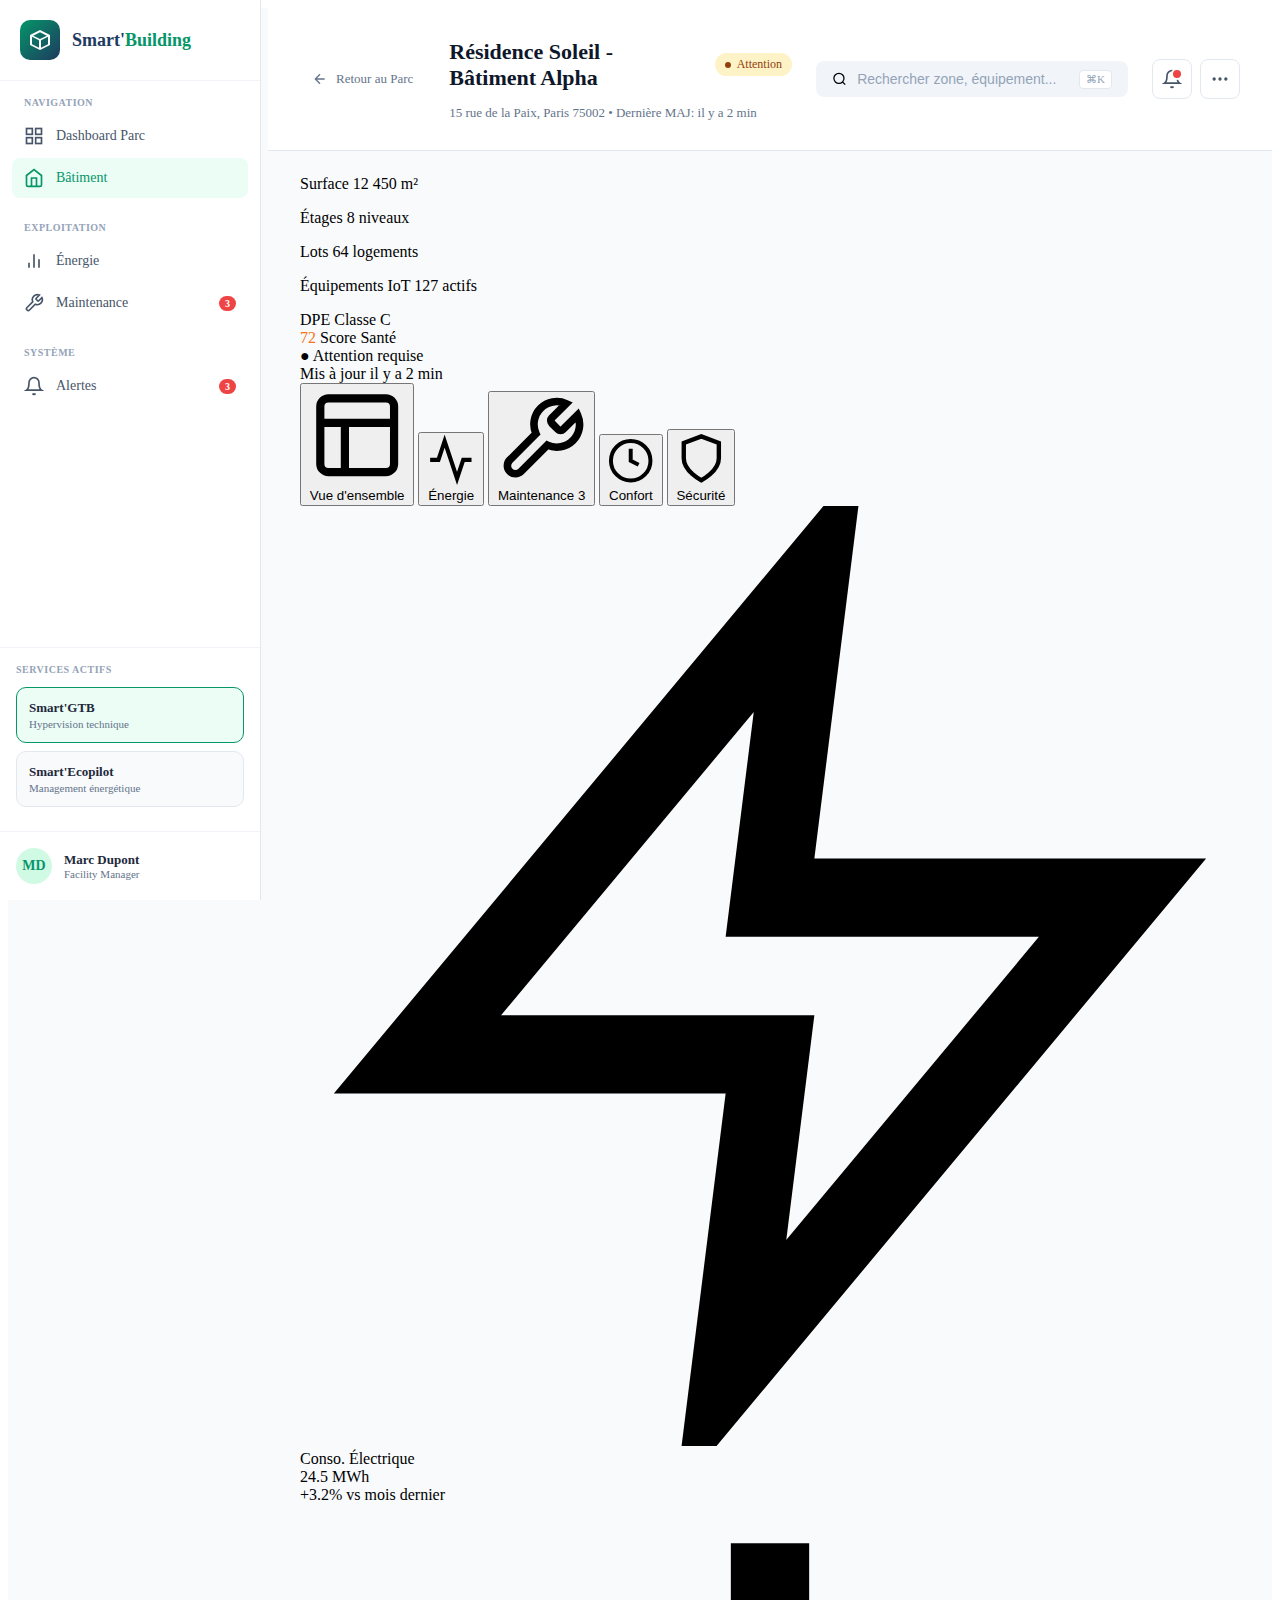
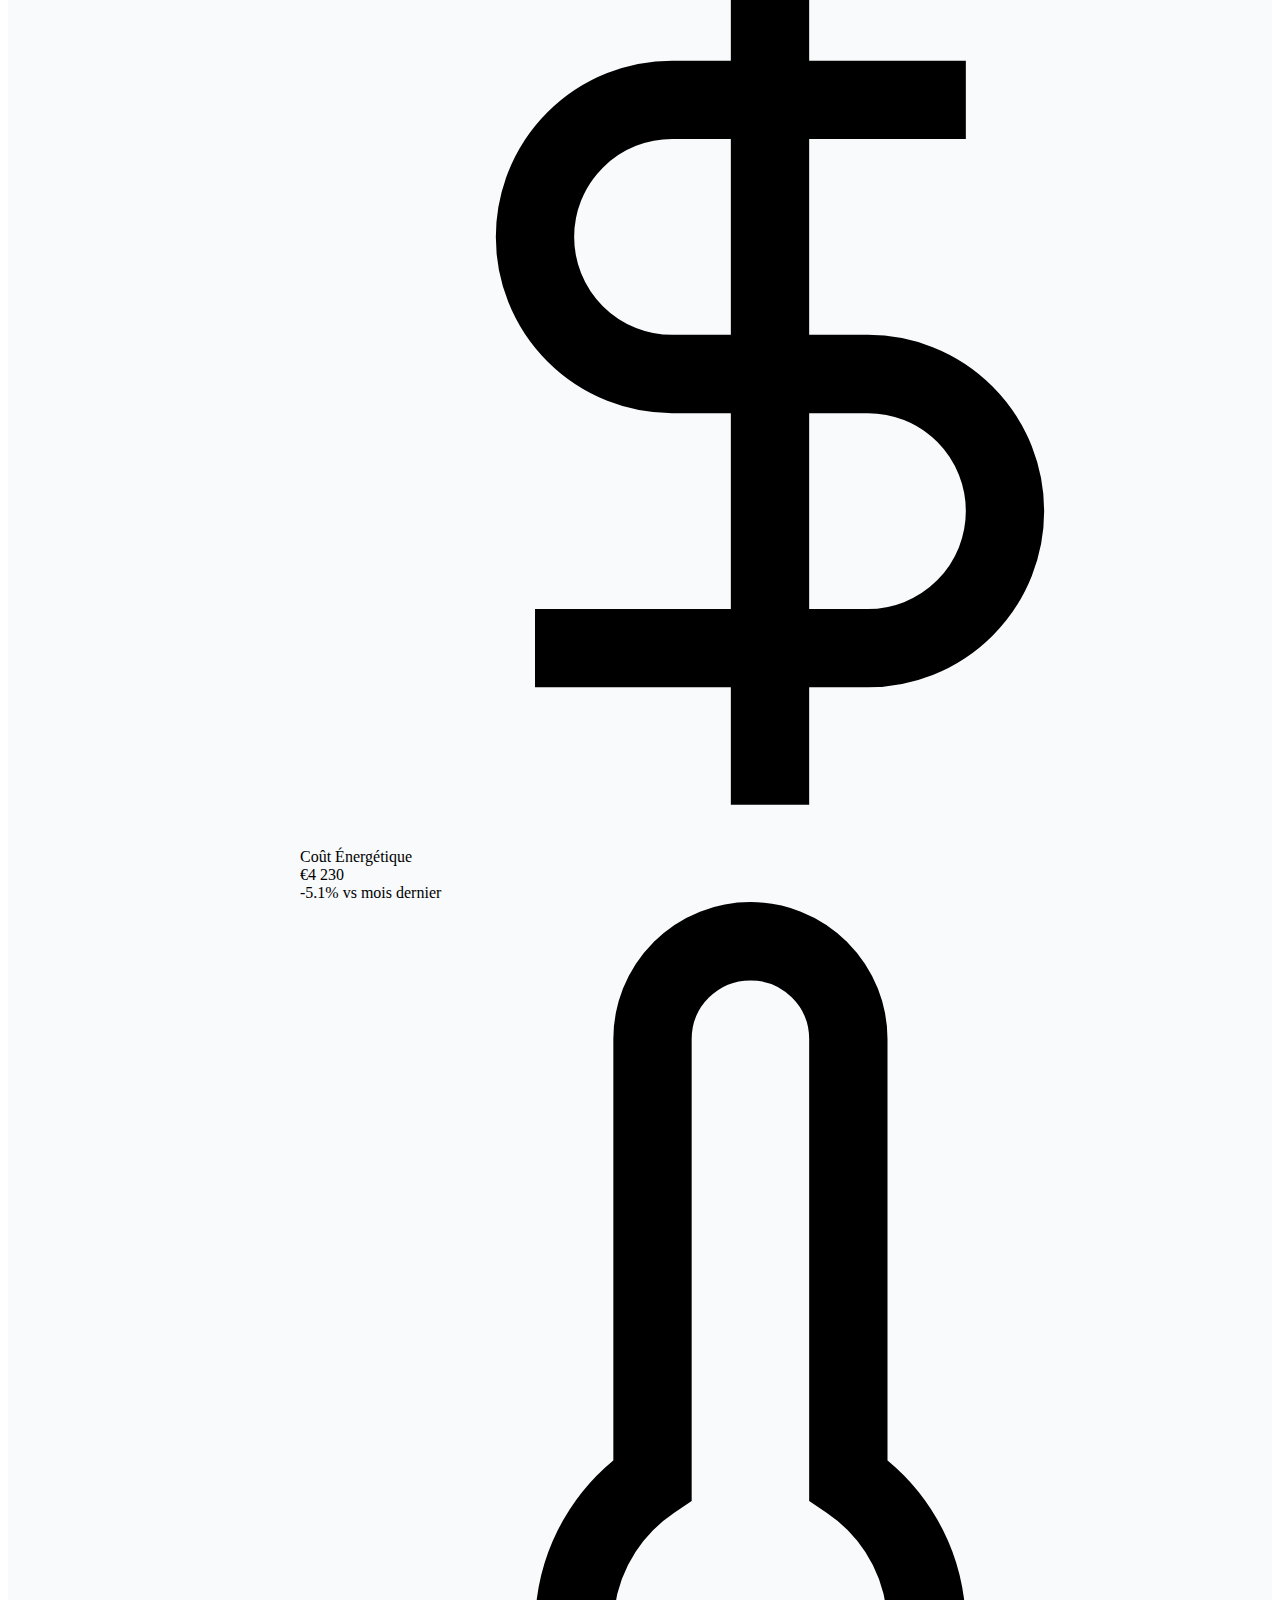
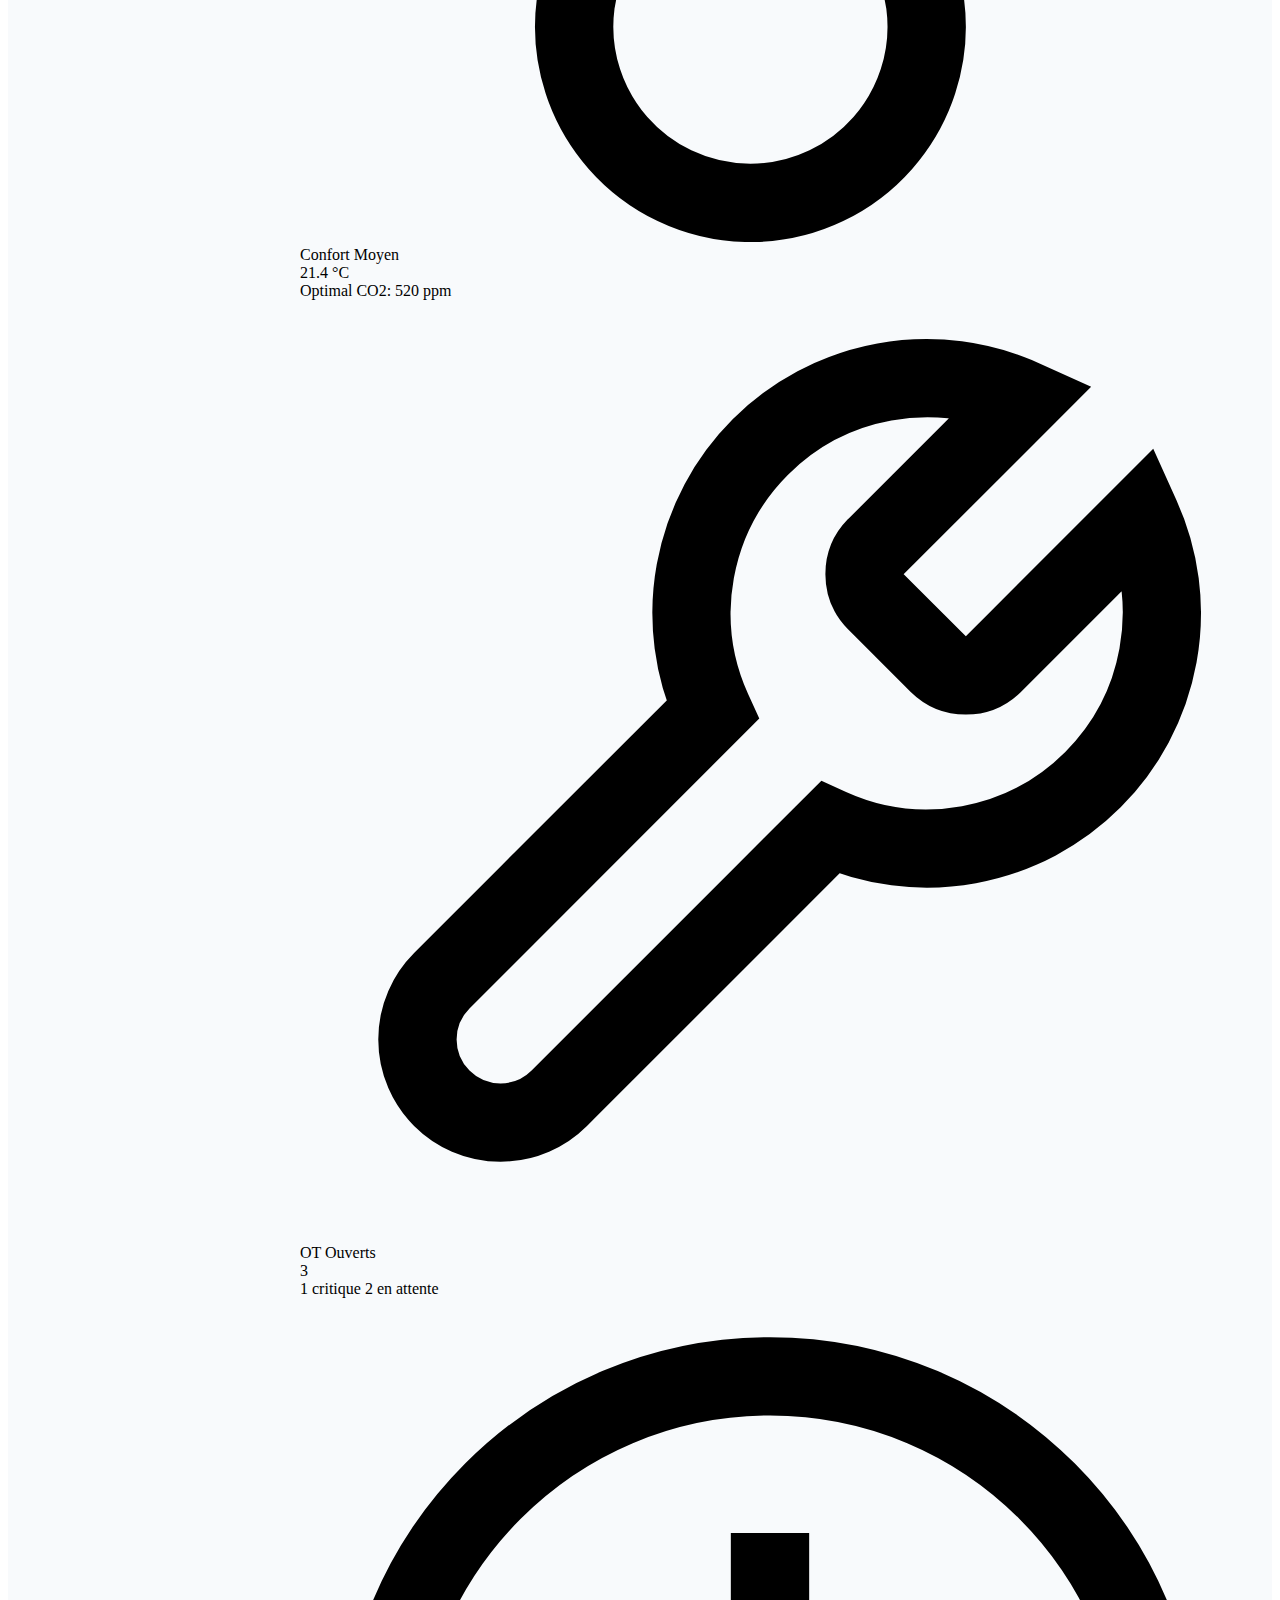
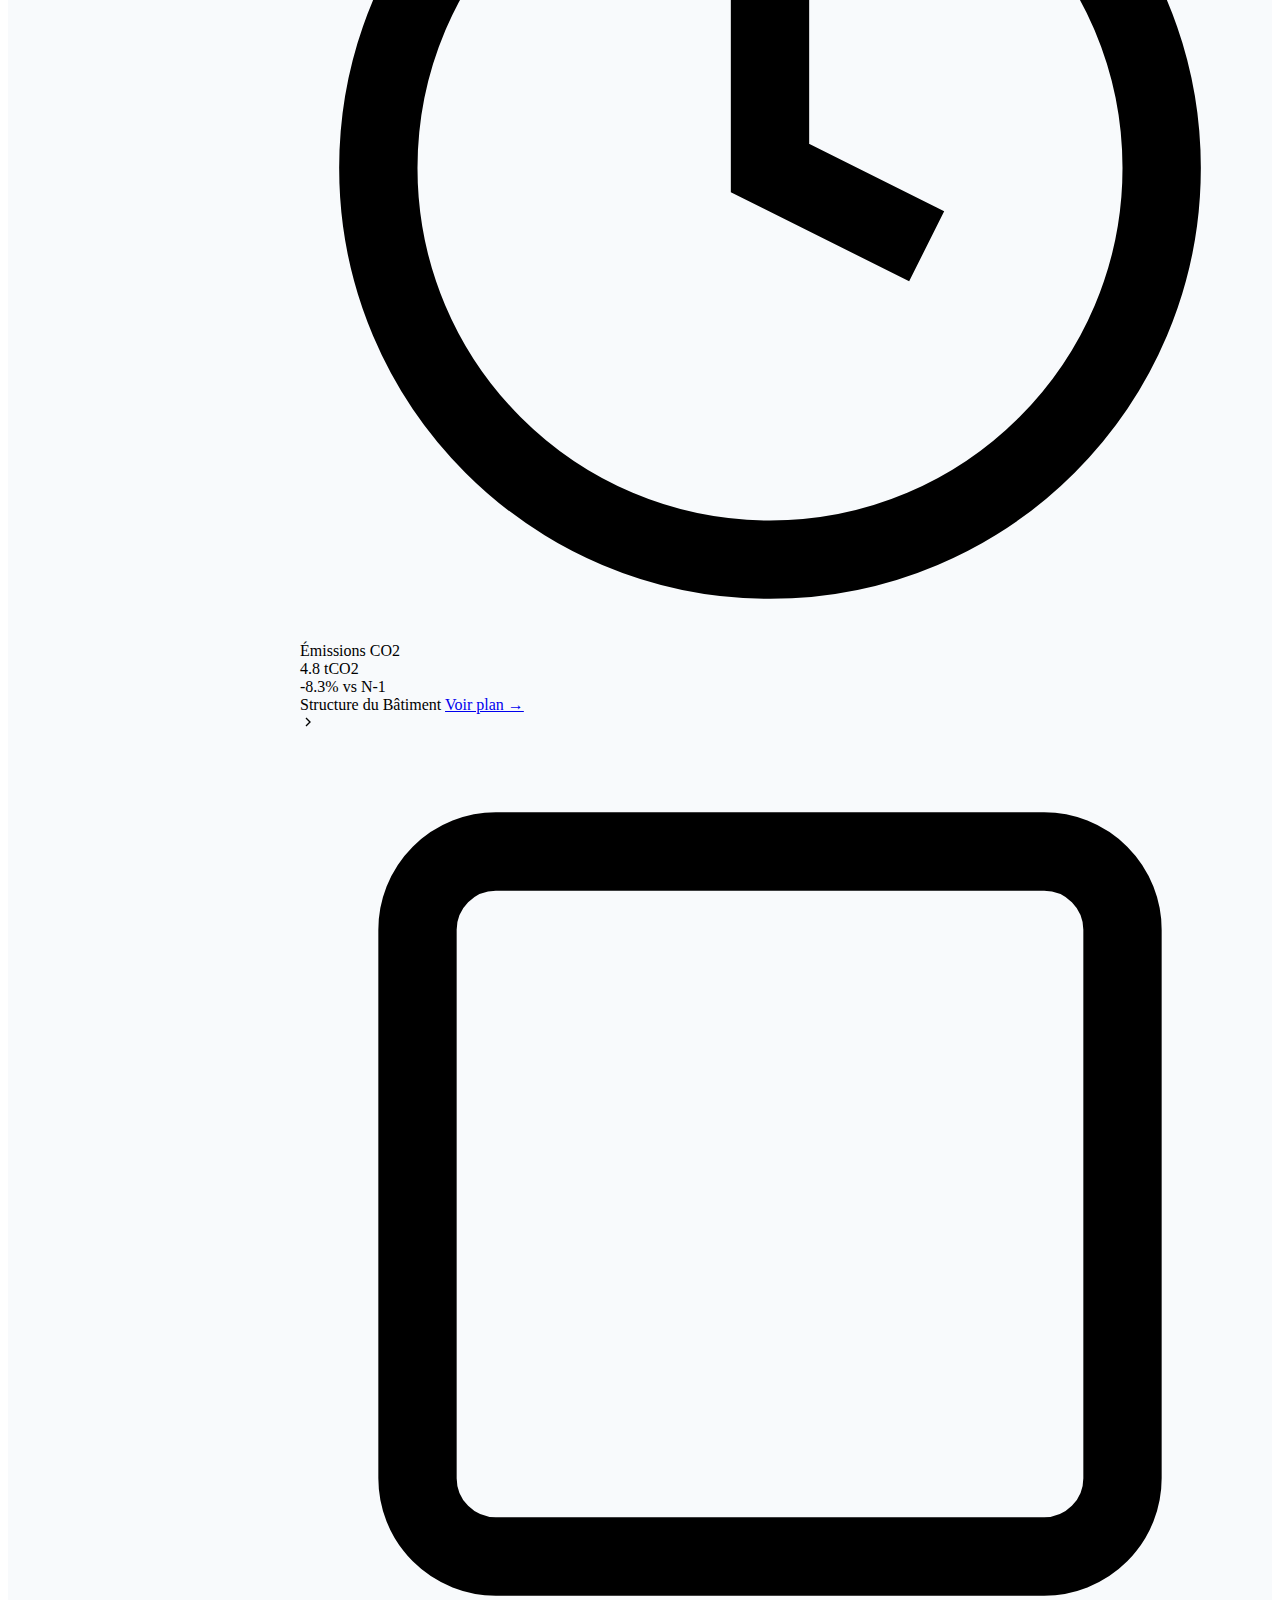
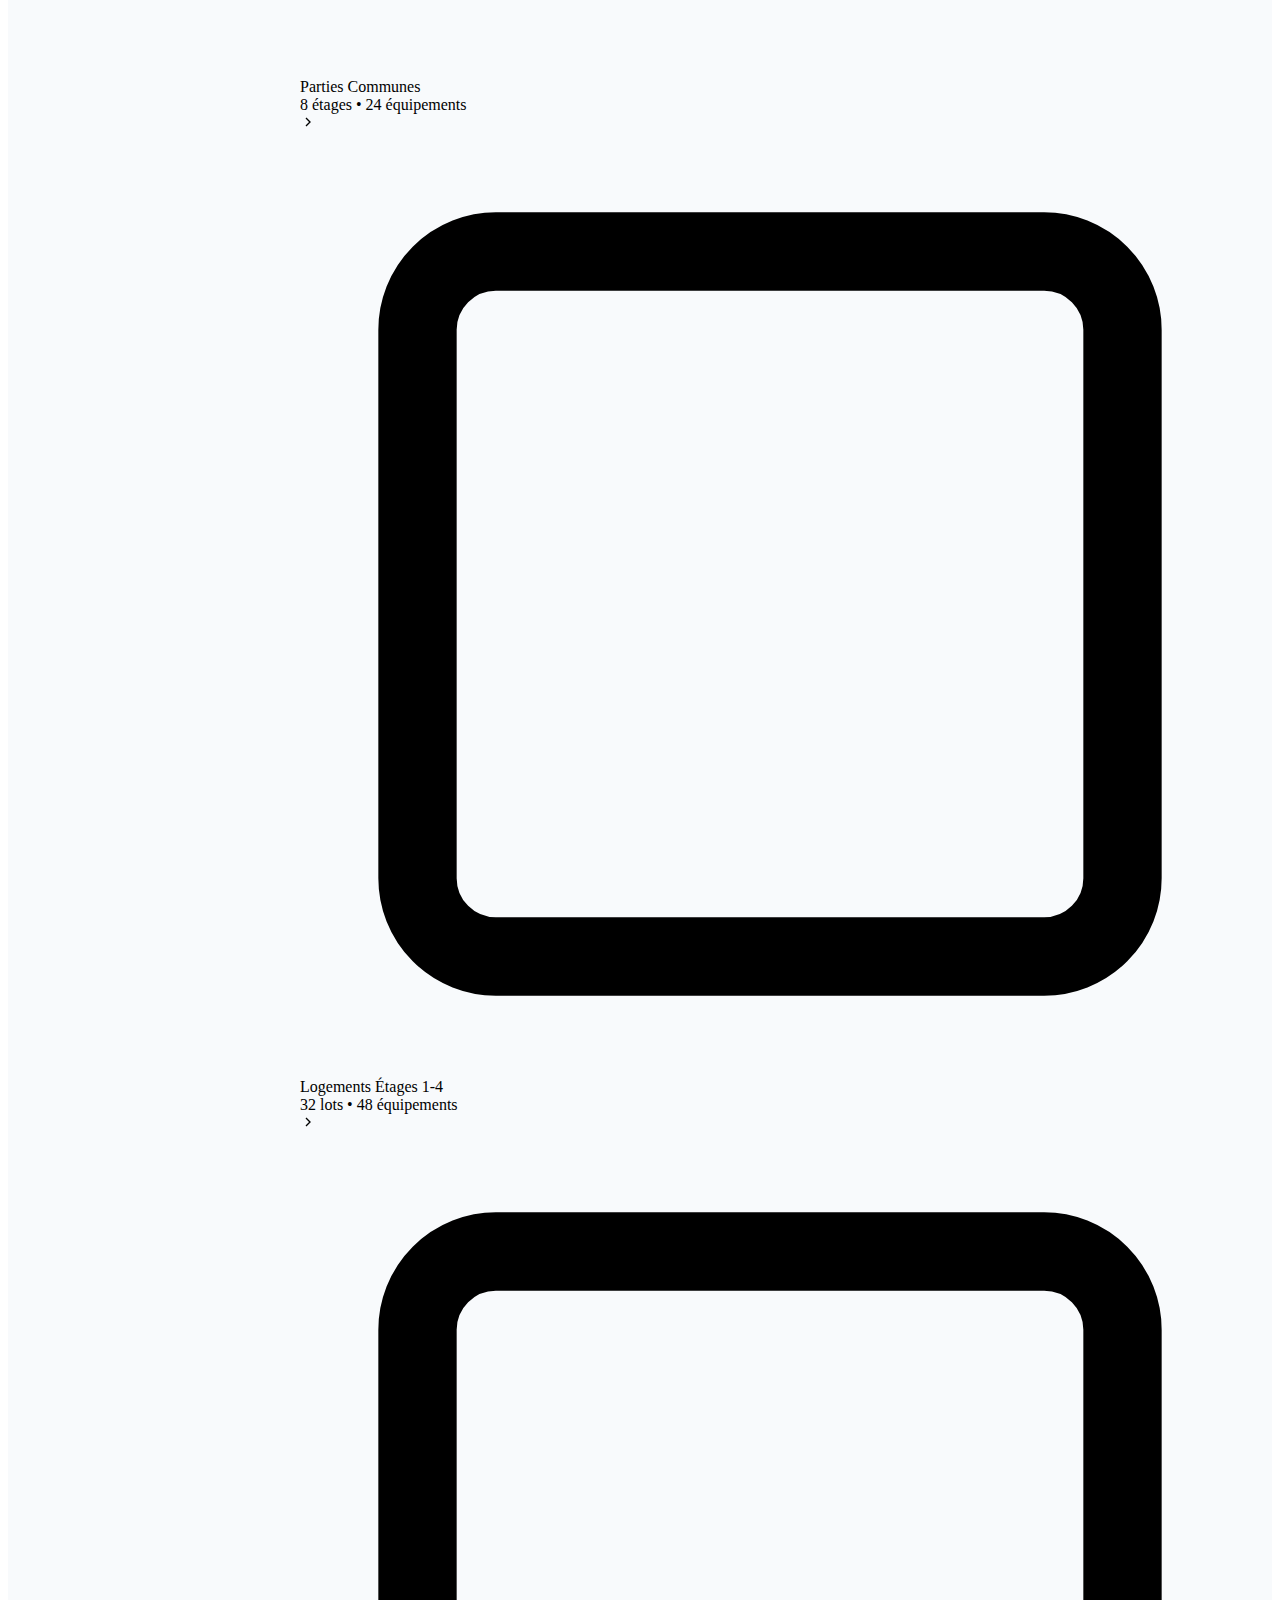
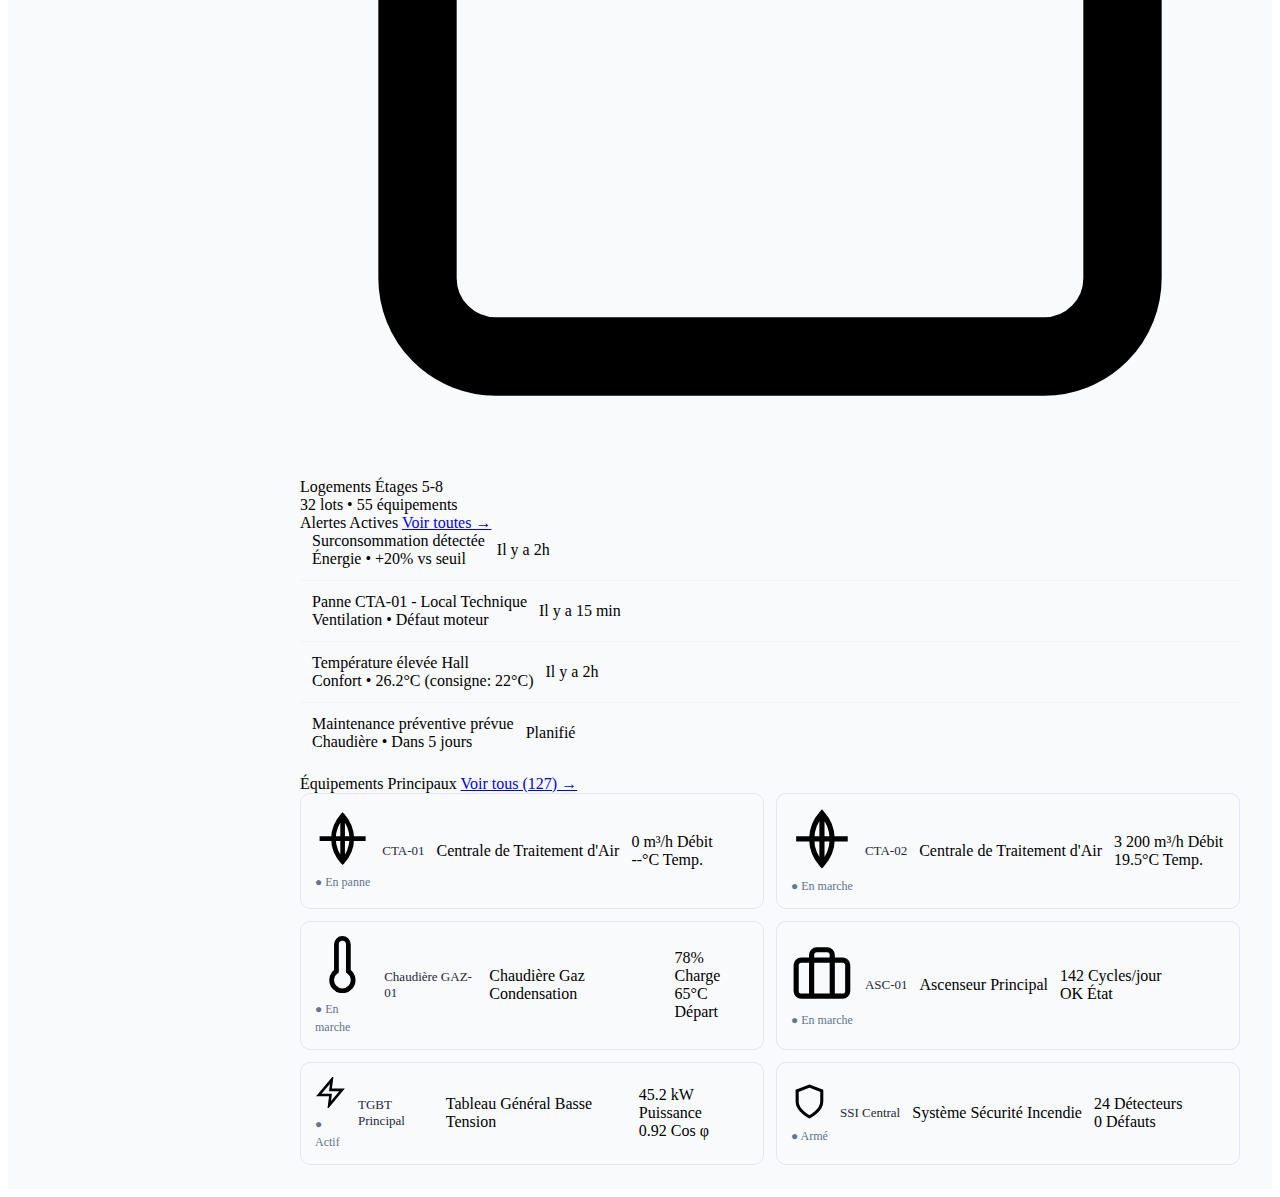
<file: prototypes/dashboard-immeuble/index.html>
<!DOCTYPE html>
<html lang="fr">
<head>
  <meta charset="UTF-8">
  <meta name="viewport" content="width=device-width, initial-scale=1.0">
  <title>Smart'Building - Dashboard Immeuble</title>
  <link href="https://fonts.googleapis.com/css2?family=Inter:wght@300;400;500;600;700;800&display=swap" rel="stylesheet">
  <link rel="stylesheet" href="../../design-system/tokens/colors.css">
  <link rel="stylesheet" href="../../design-system/tokens/typography.css">
  <link rel="stylesheet" href="../../design-system/tokens/spacing.css">
  <link rel="stylesheet" href="layout.css">
  <link rel="stylesheet" href="building.css">
  <script src="../shared/buildings-data.js"></script>
</head>
<body>
  <div class="app-container">
    <!-- Sidebar -->
    <aside class="sidebar">
      <div class="sidebar-header">
        <div class="logo">
          <div class="logo-icon">
            <svg viewBox="0 0 24 24"><path d="M12 2L2 7v10l10 5 10-5V7L12 2zm0 2.18l6.9 3.45L12 11.09 5.1 7.63 12 4.18zM4 8.82l7 3.5v7.36l-7-3.5V8.82zm9 10.86v-7.36l7-3.5v7.36l-7 3.5z"/></svg>
          </div>
          <div class="logo-text">Smart'<span>Building</span></div>
        </div>
      </div>
      
      <nav class="sidebar-nav">
        <div class="nav-section">
          <div class="nav-section-title">Navigation</div>
          <a href="../dashboard-parc/index.html" class="nav-item">
            <svg class="nav-icon" viewBox="0 0 24 24" fill="none" stroke="currentColor" stroke-width="2"><rect x="3" y="3" width="7" height="7"/><rect x="14" y="3" width="7" height="7"/><rect x="14" y="14" width="7" height="7"/><rect x="3" y="14" width="7" height="7"/></svg>
            Dashboard Parc
          </a>
          <div class="nav-item active">
            <svg class="nav-icon" viewBox="0 0 24 24" fill="none" stroke="currentColor" stroke-width="2"><path d="M3 9l9-7 9 7v11a2 2 0 01-2 2H5a2 2 0 01-2-2z"/><polyline points="9 22 9 12 15 12 15 22"/></svg>
            Bâtiment
          </div>
        </div>

        <div class="nav-section">
          <div class="nav-section-title">Exploitation</div>
          <div class="nav-item">
            <svg class="nav-icon" viewBox="0 0 24 24" fill="none" stroke="currentColor" stroke-width="2"><line x1="18" y1="20" x2="18" y2="10"/><line x1="12" y1="20" x2="12" y2="4"/><line x1="6" y1="20" x2="6" y2="14"/></svg>
            Énergie
          </div>
          <div class="nav-item">
            <svg class="nav-icon" viewBox="0 0 24 24" fill="none" stroke="currentColor" stroke-width="2"><path d="M14.7 6.3a1 1 0 0 0 0 1.4l1.6 1.6a1 1 0 0 0 1.4 0l3.77-3.77a6 6 0 0 1-7.94 7.94l-6.91 6.91a2.12 2.12 0 0 1-3-3l6.91-6.91a6 6 0 0 1 7.94-7.94l-3.76 3.76z"/></svg>
            Maintenance
            <span class="nav-badge" id="nav-maintenance-badge">3</span>
          </div>
        </div>

        <div class="nav-section">
          <div class="nav-section-title">Système</div>
          <div class="nav-item">
            <svg class="nav-icon" viewBox="0 0 24 24" fill="none" stroke="currentColor" stroke-width="2"><path d="M18 8A6 6 0 006 8c0 7-3 9-3 9h18s-3-2-3-9"/><path d="M13.73 21a2 2 0 01-3.46 0"/></svg>
            Alertes
            <span class="nav-badge" id="nav-alerts-badge">7</span>
          </div>
        </div>
      </nav>

      <div class="sidebar-services">
        <div class="services-title">Services Actifs</div>
        <div class="service-card active">
          <div class="service-name">Smart'GTB</div>
          <div class="service-count">Hypervision technique</div>
        </div>
        <div class="service-card">
          <div class="service-name">Smart'Ecopilot</div>
          <div class="service-count">Management énergétique</div>
        </div>
      </div>

      <div class="sidebar-user">
        <div class="user-avatar">MD</div>
        <div class="user-info">
          <div class="user-name">Marc Dupont</div>
          <div class="user-role">Facility Manager</div>
        </div>
      </div>
    </aside>

    <!-- Main Content -->
    <main class="main">
      <!-- Header -->
      <header class="header">
        <a href="../dashboard-parc/index.html" class="header-back">
          <svg viewBox="0 0 24 24" fill="none" stroke="currentColor" stroke-width="2"><path d="M19 12H5M12 19l-7-7 7-7"/></svg>
          Retour au Parc
        </a>
        <div class="header-title">
          <h1>
            <span id="building-fullname">Chargement...</span>
            <span class="building-status" id="building-status">
              <span class="building-status-dot"></span>
              <span id="building-status-text">...</span>
            </span>
          </h1>
          <p><span id="building-address">...</span> • Dernière MAJ: il y a 2 min</p>
        </div>
        <div class="search-box">
          <svg width="20" height="20" viewBox="0 0 24 24" fill="none" stroke="currentColor" stroke-width="2"><circle cx="11" cy="11" r="8"/><path d="M21 21l-4.35-4.35"/></svg>
          <input type="text" placeholder="Rechercher zone, équipement...">
          <span class="search-shortcut">⌘K</span>
        </div>
        <div class="header-actions">
          <button class="header-btn">
            <svg viewBox="0 0 24 24" fill="none" stroke="currentColor" stroke-width="2"><path d="M18 8A6 6 0 006 8c0 7-3 9-3 9h18s-3-2-3-9"/><path d="M13.73 21a2 2 0 01-3.46 0"/></svg>
            <span class="notification-dot"></span>
          </button>
          <button class="header-btn">
            <svg viewBox="0 0 24 24" fill="none" stroke="currentColor" stroke-width="2"><circle cx="12" cy="12" r="1"/><circle cx="19" cy="12" r="1"/><circle cx="5" cy="12" r="1"/></svg>
          </button>
        </div>
      </header>

      <!-- Content -->
      <div class="content">
        <!-- Building Info + Pulse -->
        <div class="building-info">
          <div class="building-details">
            <div class="building-detail">
              <span class="building-detail-label">Surface</span>
              <span class="building-detail-value" id="detail-surface">-</span>
            </div>
            <div class="building-detail">
              <span class="building-detail-label">Étages</span>
              <span class="building-detail-value" id="detail-floors">-</span>
            </div>
            <div class="building-detail">
              <span class="building-detail-label">Lots</span>
              <span class="building-detail-value" id="detail-units">-</span>
            </div>
            <div class="building-detail">
              <span class="building-detail-label">Équipements IoT</span>
              <span class="building-detail-value" id="detail-equipments">-</span>
            </div>
            <div class="building-detail">
              <span class="building-detail-label">DPE</span>
              <span class="building-detail-value" id="detail-dpe">-</span>
            </div>
          </div>
          <div class="building-pulse-container">
            <div class="building-pulse" id="building-pulse">
              <span class="building-pulse-score" id="pulse-score">--</span>
              <span class="building-pulse-label">Score Santé</span>
            </div>
            <div class="building-pulse-info">
              <div class="building-pulse-status" id="pulse-status">● ...</div>
              <div class="building-pulse-update">Mis à jour il y a 2 min</div>
            </div>
          </div>
        </div>

        <!-- Tabs Navigation -->
        <div class="tabs">
          <button class="tab active">
            <svg viewBox="0 0 24 24" fill="none" stroke="currentColor" stroke-width="2"><rect x="3" y="3" width="18" height="18" rx="2" ry="2"/><line x1="3" y1="9" x2="21" y2="9"/><line x1="9" y1="21" x2="9" y2="9"/></svg>
            Vue d'ensemble
          </button>
          <button class="tab">
            <svg viewBox="0 0 24 24" fill="none" stroke="currentColor" stroke-width="2"><path d="M22 12h-4l-3 9L9 3l-3 9H2"/></svg>
            Énergie
          </button>
          <button class="tab">
            <svg viewBox="0 0 24 24" fill="none" stroke="currentColor" stroke-width="2"><path d="M14.7 6.3a1 1 0 0 0 0 1.4l1.6 1.6a1 1 0 0 0 1.4 0l3.77-3.77a6 6 0 0 1-7.94 7.94l-6.91 6.91a2.12 2.12 0 0 1-3-3l6.91-6.91a6 6 0 0 1 7.94-7.94l-3.76 3.76z"/></svg>
            Maintenance
            <span class="tab-badge" id="tab-maintenance-badge">3</span>
          </button>
          <button class="tab">
            <svg viewBox="0 0 24 24" fill="none" stroke="currentColor" stroke-width="2"><path d="M12 22c5.523 0 10-4.477 10-10S17.523 2 12 2 2 6.477 2 12s4.477 10 10 10z"/><path d="M12 6v6l4 2"/></svg>
            Confort
          </button>
          <button class="tab">
            <svg viewBox="0 0 24 24" fill="none" stroke="currentColor" stroke-width="2"><path d="M12 22s8-4 8-10V5l-8-3-8 3v7c0 6 8 10 8 10z"/></svg>
            Sécurité
          </button>
        </div>

        <!-- KPI Grid -->
        <div class="kpi-grid" id="kpi-grid">
          <!-- KPIs will be dynamically inserted here -->
        </div>

        <!-- Main Grid -->
        <div class="main-grid">
          <!-- Structure Tree -->
          <div class="card">
            <div class="card-header">
              <span class="card-title">Structure du Bâtiment</span>
              <a href="#" class="card-action">Voir plan →</a>
            </div>
            <div class="card-body card-body-flush">
              <div class="structure-tree" id="structure-tree">
                <!-- Zones will be dynamically inserted here -->
              </div>
            </div>
          </div>

          <!-- Alerts Sidebar -->
          <div class="card">
            <div class="card-header">
              <span class="card-title">Alertes Actives</span>
              <a href="#" class="card-action">Voir toutes →</a>
            </div>
            <div class="card-body card-body-flush">
              <div class="alerts-list" id="alerts-list">
                <!-- Alerts will be dynamically inserted here -->
              </div>
            </div>
          </div>
        </div>

        <!-- Equipment Grid -->
        <div class="card" style="margin-top: 24px;">
          <div class="card-header">
            <span class="card-title">Équipements Principaux</span>
            <a href="#" class="card-action" id="equipments-count">Voir tous →</a>
          </div>
          <div class="equipment-grid" id="equipment-grid">
            <!-- Equipment cards will be dynamically inserted here -->
          </div>
        </div>

      </div>
    </main>
  </div>

  <script>
    // Get building ID from URL
    const buildingId = getBuildingIdFromUrl();
    const building = getBuildingById(buildingId);

    // If building not found, show error and redirect
    if (!building) {
      alert('Bâtiment non trouvé. Redirection vers le Dashboard Parc...');
      window.location.href = '../dashboard-parc/index.html';
    }

    // Update page title
    document.title = `Smart'Building - ${building.name} | Dashboard`;

    // Update header info
    document.getElementById('building-fullname').textContent = building.fullName;
    document.getElementById('building-address').textContent = building.address;
    
    // Update status
    const statusEl = document.getElementById('building-status');
    const statusTextEl = document.getElementById('building-status-text');
    statusEl.className = `building-status ${building.status === 'ok' ? 'ok' : building.status === 'warning' ? 'warning' : 'critical'}`;
    statusTextEl.textContent = building.status === 'ok' ? 'Opérationnel' : building.status === 'warning' ? 'Attention' : 'Critique';

    // Update building details
    document.getElementById('detail-surface').textContent = building.surface;
    document.getElementById('detail-floors').textContent = `${building.floors} niveaux`;
    document.getElementById('detail-units').textContent = `${building.units} logements`;
    document.getElementById('detail-equipments').textContent = `${building.equipments} actifs`;
    document.getElementById('detail-dpe').textContent = `Classe ${building.dpe}`;

    // Update Building Pulse
    const pulseEl = document.getElementById('building-pulse');
    document.getElementById('pulse-score').textContent = building.healthScore;
    document.getElementById('pulse-status').textContent = `● ${building.healthStatus}`;
    
    // Color pulse based on score
    if (building.healthScore >= 85) {
      pulseEl.style.borderColor = 'var(--color-success)';
      pulseEl.querySelector('.building-pulse-score').style.color = 'var(--color-success)';
    } else if (building.healthScore >= 70) {
      pulseEl.style.borderColor = 'var(--color-warning)';
      pulseEl.querySelector('.building-pulse-score').style.color = 'var(--color-warning)';
    } else {
      pulseEl.style.borderColor = 'var(--color-error)';
      pulseEl.querySelector('.building-pulse-score').style.color = 'var(--color-error)';
    }

    // Generate KPIs
    const kpiIcons = {
      consumption: '<svg viewBox="0 0 24 24" fill="none" stroke="currentColor" stroke-width="2"><path d="M13 2L3 14h9l-1 8 10-12h-9l1-8z"/></svg>',
      cost: '<svg viewBox="0 0 24 24" fill="none" stroke="currentColor" stroke-width="2"><line x1="12" y1="1" x2="12" y2="23"/><path d="M17 5H9.5a3.5 3.5 0 000 7h5a3.5 3.5 0 010 7H6"/></svg>',
      comfort: '<svg viewBox="0 0 24 24" fill="none" stroke="currentColor" stroke-width="2"><path d="M14 14.76V3.5a2.5 2.5 0 00-5 0v11.26a4.5 4.5 0 105 0z"/></svg>',
      maintenance: '<svg viewBox="0 0 24 24" fill="none" stroke="currentColor" stroke-width="2"><path d="M14.7 6.3a1 1 0 0 0 0 1.4l1.6 1.6a1 1 0 0 0 1.4 0l3.77-3.77a6 6 0 0 1-7.94 7.94l-6.91 6.91a2.12 2.12 0 0 1-3-3l6.91-6.91a6 6 0 0 1 7.94-7.94l-3.76 3.76z"/></svg>',
      co2: '<svg viewBox="0 0 24 24" fill="none" stroke="currentColor" stroke-width="2"><path d="M12 22c5.523 0 10-4.477 10-10S17.523 2 12 2 2 6.477 2 12s4.477 10 10 10z"/><path d="M12 6v6l4 2"/></svg>'
    };
    const kpiLabels = {
      consumption: 'Conso. Électrique',
      cost: 'Coût Énergétique',
      comfort: 'Confort Moyen',
      maintenance: 'OT Ouverts',
      co2: 'Émissions CO2'
    };
    const kpiClasses = {
      consumption: 'energy',
      cost: 'cost',
      comfort: 'comfort',
      maintenance: 'maintenance',
      co2: 'carbon'
    };

    const kpiGrid = document.getElementById('kpi-grid');
    Object.entries(building.kpis).forEach(([key, kpi]) => {
      const kpiCard = document.createElement('div');
      kpiCard.className = 'kpi-card';
      kpiCard.innerHTML = `
        <div class="kpi-header">
          <div class="kpi-icon ${kpiClasses[key]}">${kpiIcons[key]}</div>
          <span class="kpi-label">${kpiLabels[key]}</span>
        </div>
        <div class="kpi-value">${kpi.value} ${kpi.unit}</div>
        <div class="kpi-trend">
          <span class="kpi-trend-badge ${kpi.trendType}">${kpi.trend}</span>
          <span class="kpi-trend-period">${kpi.period}</span>
        </div>
      `;
      kpiGrid.appendChild(kpiCard);
    });

    // Update maintenance badge
    const maintenanceCount = building.kpis.maintenance.value;
    document.getElementById('nav-maintenance-badge').textContent = maintenanceCount;
    document.getElementById('tab-maintenance-badge').textContent = maintenanceCount;

    // Generate structure tree
    const structureTree = document.getElementById('structure-tree');
    building.zones.forEach((zone, index) => {
      const statusClass = zone.status === 'ok' ? 'ok' : zone.status === 'warning' ? 'warning' : 'critical';
      const zoneEl = document.createElement('div');
      zoneEl.className = `structure-item ${index === 0 ? 'open' : ''}`;
      zoneEl.onclick = function() { this.classList.toggle('open'); };
      zoneEl.innerHTML = `
        <div class="structure-expand ${index === 0 ? 'open' : ''}">
          <svg width="16" height="16" viewBox="0 0 24 24" fill="none" stroke="currentColor" stroke-width="2"><path d="M9 18l6-6-6-6"/></svg>
        </div>
        <div class="structure-icon zone">
          <svg viewBox="0 0 24 24" fill="none" stroke="currentColor" stroke-width="2"><rect x="3" y="3" width="18" height="18" rx="2" ry="2"/></svg>
        </div>
        <div class="structure-info">
          <div class="structure-name">${zone.name}</div>
          <div class="structure-meta"><span>${zone.floors} • ${zone.equipments} équipements</span></div>
        </div>
        <div class="structure-status">
          <span class="structure-status-dot ${statusClass}"></span>
        </div>
      `;
      structureTree.appendChild(zoneEl);
    });

    // Generate alerts list
    const alertsList = document.getElementById('alerts-list');
    building.alerts.forEach(alert => {
      const alertEl = document.createElement('div');
      alertEl.className = 'alert-item';
      alertEl.innerHTML = `
        <div class="alert-severity ${alert.severity}"></div>
        <div class="alert-content">
          <div class="alert-title">${alert.title}</div>
          <div class="alert-meta">${alert.meta}</div>
        </div>
        <div class="alert-time">${alert.time}</div>
      `;
      alertsList.appendChild(alertEl);
    });

    // Update alerts badge
    const alertsCount = building.alerts.filter(a => a.severity === 'critical' || a.severity === 'warning').length;
    document.getElementById('nav-alerts-badge').textContent = alertsCount;

    // Generate equipment cards
    const equipmentGrid = document.getElementById('equipment-grid');
    document.getElementById('equipments-count').textContent = `Voir tous (${building.equipments}) →`;
    
    const equipmentIcons = {
      'Centrale de Traitement d\'Air': '<svg viewBox="0 0 24 24" fill="none" stroke="currentColor" stroke-width="2"><path d="M12 2v20M2 12h20M12 2a15.3 15.3 0 014 10 15.3 15.3 0 01-4 10 15.3 15.3 0 01-4-10 15.3 15.3 0 014-10z"/></svg>',
      'Chaudière Gaz Condensation': '<svg viewBox="0 0 24 24" fill="none" stroke="currentColor" stroke-width="2"><path d="M14 14.76V3.5a2.5 2.5 0 00-5 0v11.26a4.5 4.5 0 105 0z"/></svg>',
      'Chaudière Gaz': '<svg viewBox="0 0 24 24" fill="none" stroke="currentColor" stroke-width="2"><path d="M14 14.76V3.5a2.5 2.5 0 00-5 0v11.26a4.5 4.5 0 105 0z"/></svg>',
      'Ascenseur Principal': '<svg viewBox="0 0 24 24" fill="none" stroke="currentColor" stroke-width="2"><rect x="2" y="7" width="20" height="14" rx="2" ry="2"/><path d="M16 21V5a2 2 0 00-2-2h-4a2 2 0 00-2 2v16"/></svg>',
      'Ascenseur Secondaire': '<svg viewBox="0 0 24 24" fill="none" stroke="currentColor" stroke-width="2"><rect x="2" y="7" width="20" height="14" rx="2" ry="2"/><path d="M16 21V5a2 2 0 00-2-2h-4a2 2 0 00-2 2v16"/></svg>',
      'Ascenseur': '<svg viewBox="0 0 24 24" fill="none" stroke="currentColor" stroke-width="2"><rect x="2" y="7" width="20" height="14" rx="2" ry="2"/><path d="M16 21V5a2 2 0 00-2-2h-4a2 2 0 00-2 2v16"/></svg>',
      'Tableau Général Basse Tension': '<svg viewBox="0 0 24 24" fill="none" stroke="currentColor" stroke-width="2"><path d="M13 2L3 14h9l-1 8 10-12h-9l1-8z"/></svg>',
      'Système Sécurité Incendie': '<svg viewBox="0 0 24 24" fill="none" stroke="currentColor" stroke-width="2"><path d="M12 22s8-4 8-10V5l-8-3-8 3v7c0 6 8 10 8 10z"/></svg>',
      'Pompe à Chaleur': '<svg viewBox="0 0 24 24" fill="none" stroke="currentColor" stroke-width="2"><circle cx="12" cy="12" r="10"/><path d="M12 6v6l4 2"/></svg>',
      'Pompe à Chaleur Réversible': '<svg viewBox="0 0 24 24" fill="none" stroke="currentColor" stroke-width="2"><circle cx="12" cy="12" r="10"/><path d="M12 6v6l4 2"/></svg>',
      'Pompe à Chaleur Géothermique': '<svg viewBox="0 0 24 24" fill="none" stroke="currentColor" stroke-width="2"><circle cx="12" cy="12" r="10"/><path d="M12 6v6l4 2"/></svg>',
      'Installation Photovoltaïque': '<svg viewBox="0 0 24 24" fill="none" stroke="currentColor" stroke-width="2"><circle cx="12" cy="12" r="5"/><line x1="12" y1="1" x2="12" y2="3"/><line x1="12" y1="21" x2="12" y2="23"/><line x1="4.22" y1="4.22" x2="5.64" y2="5.64"/><line x1="18.36" y1="18.36" x2="19.78" y2="19.78"/><line x1="1" y1="12" x2="3" y2="12"/><line x1="21" y1="12" x2="23" y2="12"/></svg>',
      'Batterie de Stockage': '<svg viewBox="0 0 24 24" fill="none" stroke="currentColor" stroke-width="2"><rect x="2" y="7" width="18" height="10" rx="2" ry="2"/><line x1="22" y1="11" x2="22" y2="13"/><line x1="6" y1="11" x2="6" y2="13"/><line x1="10" y1="11" x2="10" y2="13"/><line x1="14" y1="11" x2="14" y2="13"/></svg>',
      'VMC Double Flux': '<svg viewBox="0 0 24 24" fill="none" stroke="currentColor" stroke-width="2"><path d="M12 2v20M2 12h20"/></svg>',
      'Gestion Technique Centralisée': '<svg viewBox="0 0 24 24" fill="none" stroke="currentColor" stroke-width="2"><rect x="2" y="3" width="20" height="14" rx="2" ry="2"/><line x1="8" y1="21" x2="16" y2="21"/><line x1="12" y1="17" x2="12" y2="21"/></svg>'
    };

    building.equipmentsList.forEach(equipment => {
      const icon = equipmentIcons[equipment.type] || '<svg viewBox="0 0 24 24" fill="none" stroke="currentColor" stroke-width="2"><circle cx="12" cy="12" r="10"/></svg>';
      const statusClass = equipment.status === 'error' ? 'error' : 'running';
      
      const equipmentCard = document.createElement('div');
      equipmentCard.className = 'equipment-card';
      equipmentCard.onclick = function() { alert('Ouvrir fiche équipement: ' + equipment.name); };
      equipmentCard.innerHTML = `
        <div class="equipment-header">
          <div class="equipment-icon">${icon}</div>
          <span class="equipment-status ${statusClass}">● ${equipment.statusText}</span>
        </div>
        <div class="equipment-name">${equipment.name}</div>
        <div class="equipment-type">${equipment.type}</div>
        <div class="equipment-metrics">
          ${equipment.metrics.map(m => `
            <div class="equipment-metric">
              <span class="equipment-metric-value">${m.value}</span>
              <span class="equipment-metric-label">${m.label}</span>
            </div>
          `).join('')}
        </div>
      `;
      equipmentGrid.appendChild(equipmentCard);
    });

    // Tab switching
    document.querySelectorAll('.tab').forEach(tab => {
      tab.addEventListener('click', function() {
        document.querySelectorAll('.tab').forEach(t => t.classList.remove('active'));
        this.classList.add('active');
      });
    });
  </script>
</body>
</html>
</file>
<file: design-system/tokens/colors.css>
/* Smart'Design v1.0 - Design Tokens: Couleurs */

:root {
  /* ============================================
     PRIMARY - Vert Émeraude (Énergie, Durabilité)
     ============================================ */
  --color-primary-50: #ECFDF5;
  --color-primary-100: #D1FAE5;
  --color-primary-200: #A7F3D0;
  --color-primary-300: #6EE7B7;
  --color-primary-400: #34D399;
  --color-primary-500: #10B981;
  --color-primary-600: #059669;
  --color-primary-700: #047857;
  --color-primary-800: #065F46;
  --color-primary-900: #064E3B;
  
  --color-primary: var(--color-primary-600);
  --color-primary-light: var(--color-primary-500);
  --color-primary-dark: var(--color-primary-700);

  /* ============================================
     SECONDARY - Bleu Marine (Confiance, Technique)
     ============================================ */
  --color-secondary-50: #F0F4F8;
  --color-secondary-100: #D9E2EC;
  --color-secondary-200: #BCCCDC;
  --color-secondary-300: #9FB3C8;
  --color-secondary-400: #829AB1;
  --color-secondary-500: #627D98;
  --color-secondary-600: #486581;
  --color-secondary-700: #334E68;
  --color-secondary-800: #1E3A5F;
  --color-secondary-900: #102A43;
  
  --color-secondary: var(--color-secondary-800);
  --color-secondary-light: var(--color-secondary-700);
  --color-secondary-dark: var(--color-secondary-900);

  /* ============================================
     ACCENT - Ambre (Alertes, Attention)
     ============================================ */
  --color-accent-50: #FFFBEB;
  --color-accent-100: #FEF3C7;
  --color-accent-200: #FDE68A;
  --color-accent-300: #FCD34D;
  --color-accent-400: #FBBF24;
  --color-accent-500: #F59E0B;
  --color-accent-600: #D97706;
  --color-accent-700: #B45309;
  --color-accent-800: #92400E;
  --color-accent-900: #78350F;
  
  --color-accent: var(--color-accent-500);
  --color-accent-light: var(--color-accent-400);
  --color-accent-dark: var(--color-accent-600);

  /* ============================================
     SEMANTIC - États et Feedback
     ============================================ */
  --color-success: #10B981;
  --color-success-light: #D1FAE5;
  --color-success-dark: #065F46;
  
  --color-warning: #F97316;
  --color-warning-light: #FED7AA;
  --color-warning-dark: #C2410C;
  
  --color-error: #EF4444;
  --color-error-light: #FEE2E2;
  --color-error-dark: #B91C1C;
  
  --color-info: #3B82F6;
  --color-info-light: #DBEAFE;
  --color-info-dark: #1D4ED8;

  /* ============================================
     NEUTRAL - Échelle de Gris Bleutés
     ============================================ */
  --color-gray-50: #F8FAFC;
  --color-gray-100: #F1F5F9;
  --color-gray-200: #E2E8F0;
  --color-gray-300: #CBD5E1;
  --color-gray-400: #94A3B8;
  --color-gray-500: #64748B;
  --color-gray-600: #475569;
  --color-gray-700: #334155;
  --color-gray-800: #1E293B;
  --color-gray-900: #0F172A;

  /* Aliases */
  --color-background: var(--color-gray-50);
  --color-surface: #FFFFFF;
  --color-border: var(--color-gray-200);
  --color-text: var(--color-gray-800);
  --color-text-secondary: var(--color-gray-500);
  --color-text-muted: var(--color-gray-400);
}
</file>
<file: design-system/tokens/typography.css>
/* Smart'Design v1.0 - Design Tokens: Typographie */

@import url('https://fonts.googleapis.com/css2?family=Inter:wght@300;400;500;600;700;800&display=swap');

:root {
  /* ============================================
     FONT FAMILY
     ============================================ */
  --font-family-base: 'Inter', -apple-system, BlinkMacSystemFont, 'Segoe UI', Roboto, sans-serif;
  --font-family-mono: 'SF Mono', 'Fira Code', 'Consolas', monospace;

  /* ============================================
     FONT SIZES
     ============================================ */
  --font-size-xs: 0.6875rem;   /* 11px */
  --font-size-sm: 0.75rem;     /* 12px */
  --font-size-base: 0.8125rem; /* 13px */
  --font-size-md: 0.875rem;    /* 14px */
  --font-size-lg: 1rem;        /* 16px */
  --font-size-xl: 1.125rem;    /* 18px */
  --font-size-2xl: 1.25rem;    /* 20px */
  --font-size-3xl: 1.5rem;     /* 24px */
  --font-size-4xl: 2rem;       /* 32px */
  --font-size-5xl: 2.5rem;     /* 40px */
  --font-size-6xl: 3rem;       /* 48px */

  /* ============================================
     FONT WEIGHTS
     ============================================ */
  --font-weight-light: 300;
  --font-weight-normal: 400;
  --font-weight-medium: 500;
  --font-weight-semibold: 600;
  --font-weight-bold: 700;
  --font-weight-extrabold: 800;

  /* ============================================
     LINE HEIGHTS
     ============================================ */
  --line-height-tight: 1.1;
  --line-height-snug: 1.25;
  --line-height-normal: 1.5;
  --line-height-relaxed: 1.625;
  --line-height-loose: 2;

  /* ============================================
     LETTER SPACING
     ============================================ */
  --letter-spacing-tighter: -0.02em;
  --letter-spacing-tight: -0.01em;
  --letter-spacing-normal: 0;
  --letter-spacing-wide: 0.025em;
  --letter-spacing-wider: 0.05em;
}

/* ============================================
   TYPOGRAPHY CLASSES
   ============================================ */

/* Display - Pour les gros chiffres KPI */
.text-display-xl {
  font-size: var(--font-size-6xl);
  font-weight: var(--font-weight-extrabold);
  line-height: var(--line-height-tight);
  letter-spacing: var(--letter-spacing-tighter);
}

.text-display-lg {
  font-size: var(--font-size-4xl);
  font-weight: var(--font-weight-bold);
  line-height: var(--line-height-tight);
  letter-spacing: var(--letter-spacing-tight);
}

/* Headings */
.text-heading-xl {
  font-size: var(--font-size-3xl);
  font-weight: var(--font-weight-semibold);
  line-height: var(--line-height-snug);
}

.text-heading-lg {
  font-size: var(--font-size-2xl);
  font-weight: var(--font-weight-semibold);
  line-height: var(--line-height-snug);
}

.text-heading-md {
  font-size: var(--font-size-lg);
  font-weight: var(--font-weight-semibold);
  line-height: var(--line-height-normal);
}

.text-heading-sm {
  font-size: var(--font-size-md);
  font-weight: var(--font-weight-semibold);
  line-height: var(--line-height-normal);
}

/* Body */
.text-body-lg {
  font-size: var(--font-size-lg);
  font-weight: var(--font-weight-normal);
  line-height: var(--line-height-relaxed);
}

.text-body-md {
  font-size: var(--font-size-md);
  font-weight: var(--font-weight-normal);
  line-height: var(--line-height-normal);
}

.text-body-sm {
  font-size: var(--font-size-base);
  font-weight: var(--font-weight-normal);
  line-height: var(--line-height-normal);
}

/* Labels & Captions */
.text-label {
  font-size: var(--font-size-sm);
  font-weight: var(--font-weight-medium);
  line-height: var(--line-height-normal);
  letter-spacing: var(--letter-spacing-wide);
  text-transform: uppercase;
}

.text-caption {
  font-size: var(--font-size-xs);
  font-weight: var(--font-weight-normal);
  line-height: var(--line-height-normal);
  color: var(--color-text-muted);
}

/* Monospace */
.text-mono {
  font-family: var(--font-family-mono);
  font-size: var(--font-size-sm);
}
</file>
<file: design-system/tokens/spacing.css>
/* Smart'Design v1.0 - Design Tokens: Espacements & Layout */

:root {
  /* ============================================
     SPACING SCALE (base 4px)
     ============================================ */
  --space-0: 0;
  --space-1: 0.25rem;   /* 4px */
  --space-2: 0.5rem;    /* 8px */
  --space-3: 0.75rem;   /* 12px */
  --space-4: 1rem;      /* 16px */
  --space-5: 1.25rem;   /* 20px */
  --space-6: 1.5rem;    /* 24px */
  --space-8: 2rem;      /* 32px */
  --space-10: 2.5rem;   /* 40px */
  --space-12: 3rem;     /* 48px */
  --space-16: 4rem;     /* 64px */
  --space-20: 5rem;     /* 80px */
  --space-24: 6rem;     /* 96px */

  /* ============================================
     BORDER RADIUS
     ============================================ */
  --radius-none: 0;
  --radius-sm: 0.25rem;   /* 4px */
  --radius-md: 0.5rem;    /* 8px */
  --radius-lg: 0.75rem;   /* 12px */
  --radius-xl: 1rem;      /* 16px */
  --radius-2xl: 1.5rem;   /* 24px */
  --radius-full: 9999px;

  /* ============================================
     SHADOWS
     ============================================ */
  --shadow-xs: 0 1px 2px rgba(0, 0, 0, 0.04);
  --shadow-sm: 0 1px 3px rgba(0, 0, 0, 0.06), 0 1px 2px rgba(0, 0, 0, 0.04);
  --shadow-md: 0 4px 6px -1px rgba(0, 0, 0, 0.08), 0 2px 4px -1px rgba(0, 0, 0, 0.04);
  --shadow-lg: 0 10px 15px -3px rgba(0, 0, 0, 0.08), 0 4px 6px -2px rgba(0, 0, 0, 0.04);
  --shadow-xl: 0 20px 25px -5px rgba(0, 0, 0, 0.1), 0 10px 10px -5px rgba(0, 0, 0, 0.04);
  --shadow-2xl: 0 25px 50px -12px rgba(0, 0, 0, 0.2);
  
  /* Colored shadows */
  --shadow-primary: 0 4px 14px rgba(5, 150, 105, 0.25);
  --shadow-error: 0 4px 14px rgba(239, 68, 68, 0.25);

  /* ============================================
     TRANSITIONS
     ============================================ */
  --transition-fast: 0.1s ease;
  --transition-base: 0.15s ease;
  --transition-slow: 0.3s ease;
  --transition-slower: 0.5s ease;

  /* ============================================
     Z-INDEX SCALE
     ============================================ */
  --z-dropdown: 1000;
  --z-sticky: 1020;
  --z-fixed: 1030;
  --z-modal-backdrop: 1040;
  --z-modal: 1050;
  --z-popover: 1060;
  --z-tooltip: 1070;
  --z-toast: 1080;

  /* ============================================
     LAYOUT SIZES
     ============================================ */
  --sidebar-width: 260px;
  --sidebar-collapsed-width: 72px;
  --header-height: 64px;
  --content-max-width: 1440px;
}

/* ============================================
   UTILITY CLASSES - Margin
   ============================================ */
.m-0 { margin: var(--space-0); }
.m-1 { margin: var(--space-1); }
.m-2 { margin: var(--space-2); }
.m-3 { margin: var(--space-3); }
.m-4 { margin: var(--space-4); }
.m-5 { margin: var(--space-5); }
.m-6 { margin: var(--space-6); }
.m-8 { margin: var(--space-8); }

.mb-0 { margin-bottom: var(--space-0); }
.mb-2 { margin-bottom: var(--space-2); }
.mb-3 { margin-bottom: var(--space-3); }
.mb-4 { margin-bottom: var(--space-4); }
.mb-5 { margin-bottom: var(--space-5); }
.mb-6 { margin-bottom: var(--space-6); }
.mb-8 { margin-bottom: var(--space-8); }

.mt-0 { margin-top: var(--space-0); }
.mt-2 { margin-top: var(--space-2); }
.mt-4 { margin-top: var(--space-4); }
.mt-6 { margin-top: var(--space-6); }

/* ============================================
   UTILITY CLASSES - Padding
   ============================================ */
.p-0 { padding: var(--space-0); }
.p-2 { padding: var(--space-2); }
.p-3 { padding: var(--space-3); }
.p-4 { padding: var(--space-4); }
.p-5 { padding: var(--space-5); }
.p-6 { padding: var(--space-6); }

/* ============================================
   UTILITY CLASSES - Gap (Flexbox/Grid)
   ============================================ */
.gap-1 { gap: var(--space-1); }
.gap-2 { gap: var(--space-2); }
.gap-3 { gap: var(--space-3); }
.gap-4 { gap: var(--space-4); }
.gap-5 { gap: var(--space-5); }
.gap-6 { gap: var(--space-6); }
</file>
<file: prototypes/dashboard-immeuble/layout.css>
/* Smart'Design v1.0 - Layout Dashboard Immeuble */

/* ========================================
   BASE LAYOUT
======================================== */

.app-container {
  display: flex;
  min-height: 100vh;
  background: var(--color-gray-50);
}

/* ========================================
   SIDEBAR
======================================== */

.sidebar {
  position: fixed;
  left: 0;
  top: 0;
  width: 260px;
  height: 100vh;
  background: white;
  border-right: 1px solid var(--color-gray-200);
  display: flex;
  flex-direction: column;
  z-index: 100;
}

.sidebar-header {
  padding: 20px;
  border-bottom: 1px solid var(--color-gray-100);
}

.logo {
  display: flex;
  align-items: center;
  gap: 12px;
}

.logo-icon {
  width: 40px;
  height: 40px;
  background: linear-gradient(135deg, var(--color-primary) 0%, var(--color-secondary) 100%);
  border-radius: 10px;
  display: flex;
  align-items: center;
  justify-content: center;
}

.logo-icon svg {
  width: 24px;
  height: 24px;
  fill: white;
}

.logo-text {
  font-size: 18px;
  font-weight: 700;
  color: var(--color-secondary);
}

.logo-text span {
  color: var(--color-primary);
}

/* Sidebar Navigation */
.sidebar-nav {
  flex: 1;
  padding: 16px 12px;
  overflow-y: auto;
}

.nav-section {
  margin-bottom: 24px;
}

.nav-section-title {
  font-size: 10px;
  font-weight: 600;
  text-transform: uppercase;
  letter-spacing: 0.5px;
  color: var(--color-gray-400);
  padding: 0 12px;
  margin-bottom: 8px;
}

.nav-item {
  display: flex;
  align-items: center;
  gap: 12px;
  padding: 10px 12px;
  border-radius: 8px;
  color: var(--color-gray-600);
  text-decoration: none;
  font-size: 14px;
  font-weight: 500;
  transition: all 0.15s ease;
  margin-bottom: 2px;
  cursor: pointer;
}

.nav-item:hover {
  background: var(--color-gray-100);
  color: var(--color-gray-800);
}

.nav-item.active {
  background: var(--color-primary-50);
  color: var(--color-primary);
}

.nav-icon {
  width: 20px;
  height: 20px;
  color: inherit;
}

.nav-badge {
  margin-left: auto;
  background: var(--color-error);
  color: white;
  font-size: 10px;
  font-weight: 600;
  padding: 2px 6px;
  border-radius: 10px;
}

/* Sidebar Services */
.sidebar-services {
  padding: 16px;
  border-top: 1px solid var(--color-gray-100);
}

.services-title {
  font-size: 10px;
  font-weight: 600;
  text-transform: uppercase;
  letter-spacing: 0.5px;
  color: var(--color-gray-400);
  margin-bottom: 12px;
}

.service-card {
  background: var(--color-gray-50);
  border: 1px solid var(--color-gray-200);
  border-radius: 10px;
  padding: 12px;
  margin-bottom: 8px;
  cursor: pointer;
  transition: all 0.15s ease;
}

.service-card:hover,
.service-card.active {
  border-color: var(--color-primary);
  background: var(--color-primary-50);
}

.service-name {
  font-size: 13px;
  font-weight: 600;
  color: var(--color-gray-800);
  margin-bottom: 2px;
}

.service-count {
  font-size: 11px;
  color: var(--color-gray-500);
}

/* Sidebar User */
.sidebar-user {
  padding: 16px;
  border-top: 1px solid var(--color-gray-100);
  display: flex;
  align-items: center;
  gap: 12px;
}

.user-avatar {
  width: 36px;
  height: 36px;
  border-radius: 50%;
  background: var(--color-primary-100);
  display: flex;
  align-items: center;
  justify-content: center;
  color: var(--color-primary);
  font-weight: 600;
  font-size: 14px;
}

.user-info {
  flex: 1;
}

.user-name {
  font-size: 13px;
  font-weight: 600;
  color: var(--color-gray-800);
}

.user-role {
  font-size: 11px;
  color: var(--color-gray-500);
}

/* ========================================
   MAIN CONTENT
======================================== */

.main {
  margin-left: 260px;
  flex: 1;
  min-height: 100vh;
}

/* Header */
.header {
  background: white;
  border-bottom: 1px solid var(--color-gray-200);
  padding: 16px 32px;
  display: flex;
  align-items: center;
  gap: 24px;
  position: sticky;
  top: 0;
  z-index: 50;
}

.header-back {
  display: flex;
  align-items: center;
  gap: 8px;
  color: var(--color-gray-500);
  text-decoration: none;
  font-size: 13px;
  font-weight: 500;
  padding: 6px 12px;
  border-radius: 6px;
  transition: all 0.15s ease;
}

.header-back:hover {
  background: var(--color-gray-100);
  color: var(--color-gray-700);
}

.header-back svg {
  width: 16px;
  height: 16px;
}

.header-title {
  flex: 1;
}

.header-title h1 {
  font-size: 22px;
  font-weight: 700;
  color: var(--color-gray-900);
  display: flex;
  align-items: center;
  gap: 12px;
}

.building-status {
  display: inline-flex;
  align-items: center;
  gap: 6px;
  padding: 4px 10px;
  border-radius: 20px;
  font-size: 12px;
  font-weight: 500;
}

.building-status.ok {
  background: #D1FAE5;
  color: #065F46;
}

.building-status.warning {
  background: #FEF3C7;
  color: #92400E;
}

.building-status.critical {
  background: #FEE2E2;
  color: #991B1B;
}

.building-status-dot {
  width: 6px;
  height: 6px;
  border-radius: 50%;
  background: currentColor;
}

.header-title p {
  font-size: 13px;
  color: var(--color-gray-500);
  margin-top: 2px;
}

/* Search Box */
.search-box {
  display: flex;
  align-items: center;
  gap: 8px;
  background: var(--color-gray-100);
  border-radius: 8px;
  padding: 8px 16px;
  width: 280px;
}

.search-box input {
  border: none;
  background: none;
  font-size: 14px;
  color: var(--color-gray-700);
  width: 100%;
  outline: none;
}

.search-box input::placeholder {
  color: var(--color-gray-400);
}

.search-shortcut {
  background: white;
  border: 1px solid var(--color-gray-200);
  border-radius: 4px;
  padding: 2px 6px;
  font-size: 11px;
  color: var(--color-gray-400);
}

/* Header Actions */
.header-actions {
  display: flex;
  align-items: center;
  gap: 8px;
}

.header-btn {
  width: 40px;
  height: 40px;
  border-radius: 8px;
  border: 1px solid var(--color-gray-200);
  background: white;
  display: flex;
  align-items: center;
  justify-content: center;
  cursor: pointer;
  position: relative;
  transition: all 0.15s ease;
}

.header-btn:hover {
  background: var(--color-gray-50);
  border-color: var(--color-gray-300);
}

.header-btn svg {
  width: 20px;
  height: 20px;
  color: var(--color-gray-600);
}

.notification-dot {
  position: absolute;
  top: 8px;
  right: 8px;
  width: 8px;
  height: 8px;
  background: var(--color-error);
  border-radius: 50%;
  border: 2px solid white;
}

/* Content */
.content {
  padding: 24px 32px;
}

/* ========================================
   RESPONSIVE
======================================== */

@media (max-width: 1200px) {
  .sidebar {
    width: 220px;
  }
  .main {
    margin-left: 220px;
  }
}

@media (max-width: 1024px) {
  .sidebar {
    transform: translateX(-100%);
    transition: transform 0.3s ease;
  }
  .sidebar.open {
    transform: translateX(0);
  }
  .main {
    margin-left: 0;
  }
  .search-box {
    width: 200px;
  }
}

@media (max-width: 768px) {
  .header {
    padding: 12px 16px;
  }
  .content {
    padding: 16px;
  }
  .search-box {
    display: none;
  }
}
</file>
<file: prototypes/dashboard-immeuble/building.css>
/* ===========================================
   Smart'Building - Dashboard Immeuble CSS
   =========================================== */

/* Breadcrumb */
.breadcrumb {
  display: flex;
  align-items: center;
  gap: 8px;
  margin-bottom: 4px;
  font-size: 13px;
}

.breadcrumb a {
  color: var(--color-primary);
  text-decoration: none;
}

.breadcrumb a:hover {
  text-decoration: underline;
}

.breadcrumb-separator {
  color: var(--color-gray-400);
}

.breadcrumb-current {
  color: var(--color-gray-600);
}

/* Service Tabs */
.service-tabs {
  display: flex;
  gap: 8px;
  margin-bottom: 24px;
  padding: 4px;
  background: var(--color-gray-100);
  border-radius: 12px;
  width: fit-content;
}

.service-tab {
  display: flex;
  align-items: center;
  gap: 8px;
  padding: 10px 20px;
  border: none;
  background: transparent;
  border-radius: 8px;
  font-size: 14px;
  font-weight: 500;
  color: var(--color-gray-600);
  cursor: pointer;
  transition: all 0.15s ease;
}

.service-tab:hover {
  color: var(--color-gray-800);
}

.service-tab.active {
  background: white;
  color: var(--color-primary);
  box-shadow: 0 1px 3px rgba(0, 0, 0, 0.1);
}

.service-tab-icon {
  font-size: 16px;
}

/* Building Grid Layout */
.building-grid {
  display: grid;
  grid-template-columns: 380px 1fr;
  gap: 24px;
  margin-bottom: 24px;
}

.building-structure {
  min-width: 0;
}

.building-details {
  display: flex;
  flex-direction: column;
  gap: 16px;
  min-width: 0;
}

/* Structure View Toggle */
.structure-view-toggle {
  display: flex;
  gap: 4px;
  padding: 2px;
  background: var(--color-gray-100);
  border-radius: 6px;
}

.toggle-btn {
  display: flex;
  align-items: center;
  justify-content: center;
  width: 32px;
  height: 28px;
  border: none;
  background: transparent;
  border-radius: 4px;
  color: var(--color-gray-500);
  cursor: pointer;
  transition: all 0.15s ease;
}

.toggle-btn:hover {
  color: var(--color-gray-700);
}

.toggle-btn.active {
  background: white;
  color: var(--color-primary);
  box-shadow: 0 1px 2px rgba(0, 0, 0, 0.05);
}

/* Tree View */
.tree-view {
  font-size: 14px;
}

.tree-node {
  user-select: none;
}

.tree-node-header {
  display: flex;
  align-items: center;
  gap: 8px;
  padding: 8px 12px;
  border-radius: 8px;
  cursor: pointer;
  transition: background 0.15s ease;
}

.tree-node-header:hover {
  background: var(--color-gray-50);
}

.tree-node--root > .tree-node-header {
  font-weight: 600;
  background: var(--color-primary-50);
}

.tree-expand {
  width: 16px;
  font-size: 10px;
  color: var(--color-gray-400);
  transition: transform 0.15s ease;
}

.tree-node--leaf .tree-expand {
  visibility: hidden;
}

.tree-icon {
  font-size: 16px;
}

.tree-label {
  flex: 1;
  color: var(--color-gray-800);
}

.tree-badge {
  padding: 2px 8px;
  border-radius: 10px;
  font-size: 11px;
  font-weight: 600;
}

.tree-badge--critical {
  background: #FEE2E2;
  color: #991B1B;
}

.tree-badge--warning {
  background: #FEF3C7;
  color: #92400E;
}

.tree-count {
  font-size: 12px;
  color: var(--color-gray-400);
}

.tree-status {
  width: 8px;
  height: 8px;
  border-radius: 50%;
}

.tree-status--ok {
  background: var(--color-success);
}

.tree-status--warning {
  background: var(--color-warning);
}

.tree-status--critical {
  background: var(--color-error);
}

/* Tree Children */
.tree-children {
  display: none;
  padding-left: 24px;
  margin-top: 2px;
}

.tree-node.expanded > .tree-children {
  display: block;
}

/* Card Badge */
.card-badge {
  padding: 2px 10px;
  border-radius: 12px;
  font-size: 12px;
  font-weight: 600;
}

.card-badge--critical {
  background: #FEE2E2;
  color: #991B1B;
}

/* Equipment Grid */
.equipment-grid {
  display: grid;
  grid-template-columns: repeat(2, 1fr);
  gap: 12px;
}

.equipment-card {
  display: flex;
  align-items: center;
  gap: 12px;
  padding: 14px;
  background: var(--color-gray-50);
  border-radius: 10px;
  border: 1px solid var(--color-gray-200);
  transition: all 0.15s ease;
  cursor: pointer;
}

.equipment-card:hover {
  border-color: var(--color-gray-300);
  box-shadow: 0 2px 4px rgba(0, 0, 0, 0.05);
}

.equipment-card--critical {
  background: #FEF2F2;
  border-color: #FECACA;
}

.equipment-card--warning {
  background: #FFFBEB;
  border-color: #FDE68A;
}

.equipment-icon {
  font-size: 24px;
}

.equipment-info {
  flex: 1;
  min-width: 0;
}

.equipment-name {
  font-weight: 500;
  color: var(--color-gray-800);
  font-size: 13px;
}

.equipment-status {
  font-size: 12px;
  color: var(--color-gray-500);
  margin-top: 2px;
}

.equipment-badge {
  padding: 4px 10px;
  border-radius: 6px;
  font-size: 11px;
  font-weight: 600;
}

.equipment-badge--ok {
  background: #D1FAE5;
  color: #065F46;
}

.equipment-badge--critical {
  background: #FEE2E2;
  color: #991B1B;
}

.equipment-badge--warning {
  background: #FEF3C7;
  color: #92400E;
}

/* Building Footer */
.building-footer {
  margin-top: 8px;
}

.building-pulse-inline {
  display: flex;
  align-items: center;
  gap: 20px;
}

.pulse-mini {
  width: 64px;
  height: 64px;
  border-radius: 50%;
  background: linear-gradient(135deg, rgba(245, 158, 11, 0.15) 0%, rgba(245, 158, 11, 0.05) 100%);
  border: 3px solid var(--color-warning);
  display: flex;
  align-items: center;
  justify-content: center;
  flex-shrink: 0;
}

.pulse-mini-score {
  font-size: 22px;
  font-weight: 800;
  color: var(--color-warning);
}

.pulse-info {
  flex: 1;
}

.pulse-title {
  font-weight: 600;
  color: var(--color-gray-800);
  margin-bottom: 4px;
}

.pulse-desc {
  font-size: 13px;
  color: var(--color-gray-600);
  line-height: 1.5;
}

/* Alert Item Updates */
.alert-item {
  display: flex;
  align-items: center;
  gap: 12px;
  padding: 12px 0;
  border-bottom: 1px solid var(--color-gray-100);
}

.alert-item:last-child {
  border-bottom: none;
  padding-bottom: 0;
}

.alert-item:first-child {
  padding-top: 0;
}

/* Responsive */
@media (max-width: 1200px) {
  .building-grid {
    grid-template-columns: 1fr;
  }
  
  .equipment-grid {
    grid-template-columns: 1fr;
  }
}

@media (max-width: 768px) {
  .service-tabs {
    width: 100%;
  }
  
  .service-tab {
    flex: 1;
    justify-content: center;
  }
  
  .building-pulse-inline {
    flex-direction: column;
    text-align: center;
  }
}
</file>
